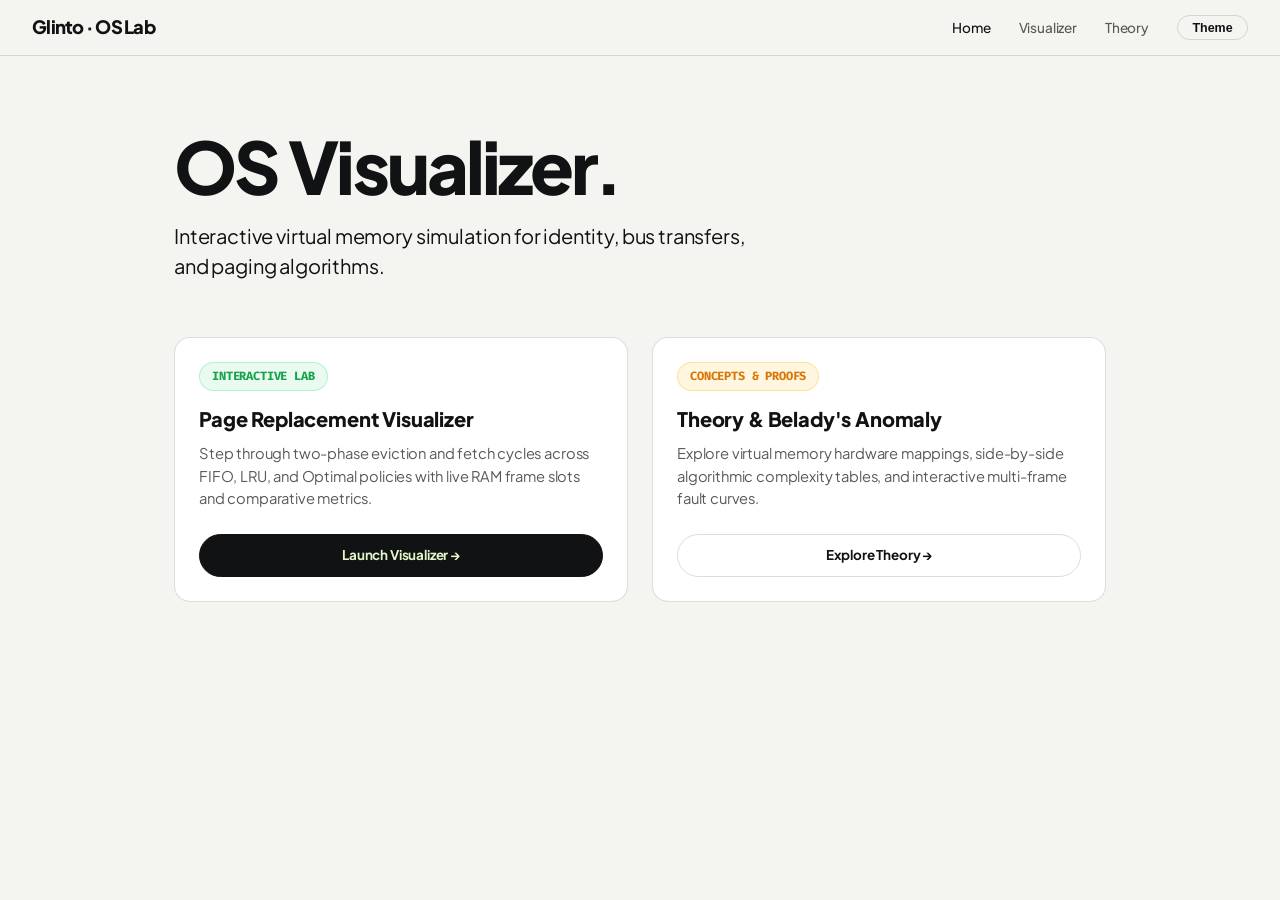
<file: index.html>
<!DOCTYPE html>
<html lang="en" data-theme="dark">
<head>
  <meta charset="UTF-8">
  <meta name="viewport" content="width=device-width, initial-scale=1.0">
  <title>Glinto · OS Concept Visualization Suite</title>
  <link rel="stylesheet" href="./assets/css/global.css">
  <link rel="stylesheet" href="./assets/css/glinto-theme.css">
  <link rel="preconnect" href="https://fonts.googleapis.com">
  <link rel="preconnect" href="https://fonts.gstatic.com" crossorigin>
  <link href="https://fonts.googleapis.com/css2?family=Fira+Code:wght@500;600;700&family=Plus+Jakarta+Sans:wght@400;500;600;700;800&display=swap" rel="stylesheet">
</head>
<body>
  <header class="glinto-nav">
    <div class="glinto-logo">Glinto · OS Lab</div>
    <nav class="glinto-links">
      <a href="./index.html" class="active">Home</a>
      <a href="./pages/replacement.html">Visualizer</a>
      <a href="./pages/about.html">Theory</a>
      <button id="theme-toggle" class="editorial-btn editorial-btn-secondary" style="padding: 0.3rem 0.9rem; font-size: 0.78rem;">Theme</button>
    </nav>
  </header>

  <main class="page-container" style="max-width: 980px; padding-top: 4.5rem;">
    <div style="margin-bottom: 3.5rem;">
      <h1 style="font-size: clamp(2.8rem, 6vw, 4.5rem); font-weight: 800; letter-spacing: -0.04em; line-height: 1.05; color: var(--accent-lime); margin-bottom: 1.1rem;">
        OS Visualizer.
      </h1>
      <p style="color: var(--text-primary); font-size: 1.25rem; max-width: 580px; line-height: 1.5; font-weight: 400;">
        Interactive virtual memory simulation for identity, bus transfers, and paging algorithms.
      </p>
    </div>

    <div style="display: grid; grid-template-columns: repeat(auto-fit, minmax(300px, 1fr)); gap: 1.5rem;">
      <div class="editorial-card" style="display: flex; flex-direction: column; justify-content: space-between; gap: 1.5rem;">
        <div>
          <span class="badge badge-hit" style="display: inline-block; margin-bottom: 0.75rem;">INTERACTIVE LAB</span>
          <h3 style="font-size: 1.25rem; font-weight: 800; margin-bottom: 0.5rem;">Page Replacement Visualizer</h3>
          <p style="color: var(--text-muted); font-size: 0.92rem;">
            Step through two-phase eviction and fetch cycles across FIFO, LRU, and Optimal policies with live RAM frame slots and comparative metrics.
          </p>
        </div>
        <a href="./pages/replacement.html" class="editorial-btn" style="width: 100%;">Launch Visualizer &rarr;</a>
      </div>

      <div class="editorial-card" style="display: flex; flex-direction: column; justify-content: space-between; gap: 1.5rem;">
        <div>
          <span class="badge badge-evict" style="display: inline-block; margin-bottom: 0.75rem;">CONCEPTS & PROOFS</span>
          <h3 style="font-size: 1.25rem; font-weight: 800; margin-bottom: 0.5rem;">Theory & Belady's Anomaly</h3>
          <p style="color: var(--text-muted); font-size: 0.92rem;">
            Explore virtual memory hardware mappings, side-by-side algorithmic complexity tables, and interactive multi-frame fault curves.
          </p>
        </div>
        <a href="./pages/about.html" class="editorial-btn editorial-btn-secondary" style="width: 100%;">Explore Theory &rarr;</a>
      </div>
    </div>
  </main>

  <script src="./assets/js/theme.js"></script>
</body>
</html>
</file>
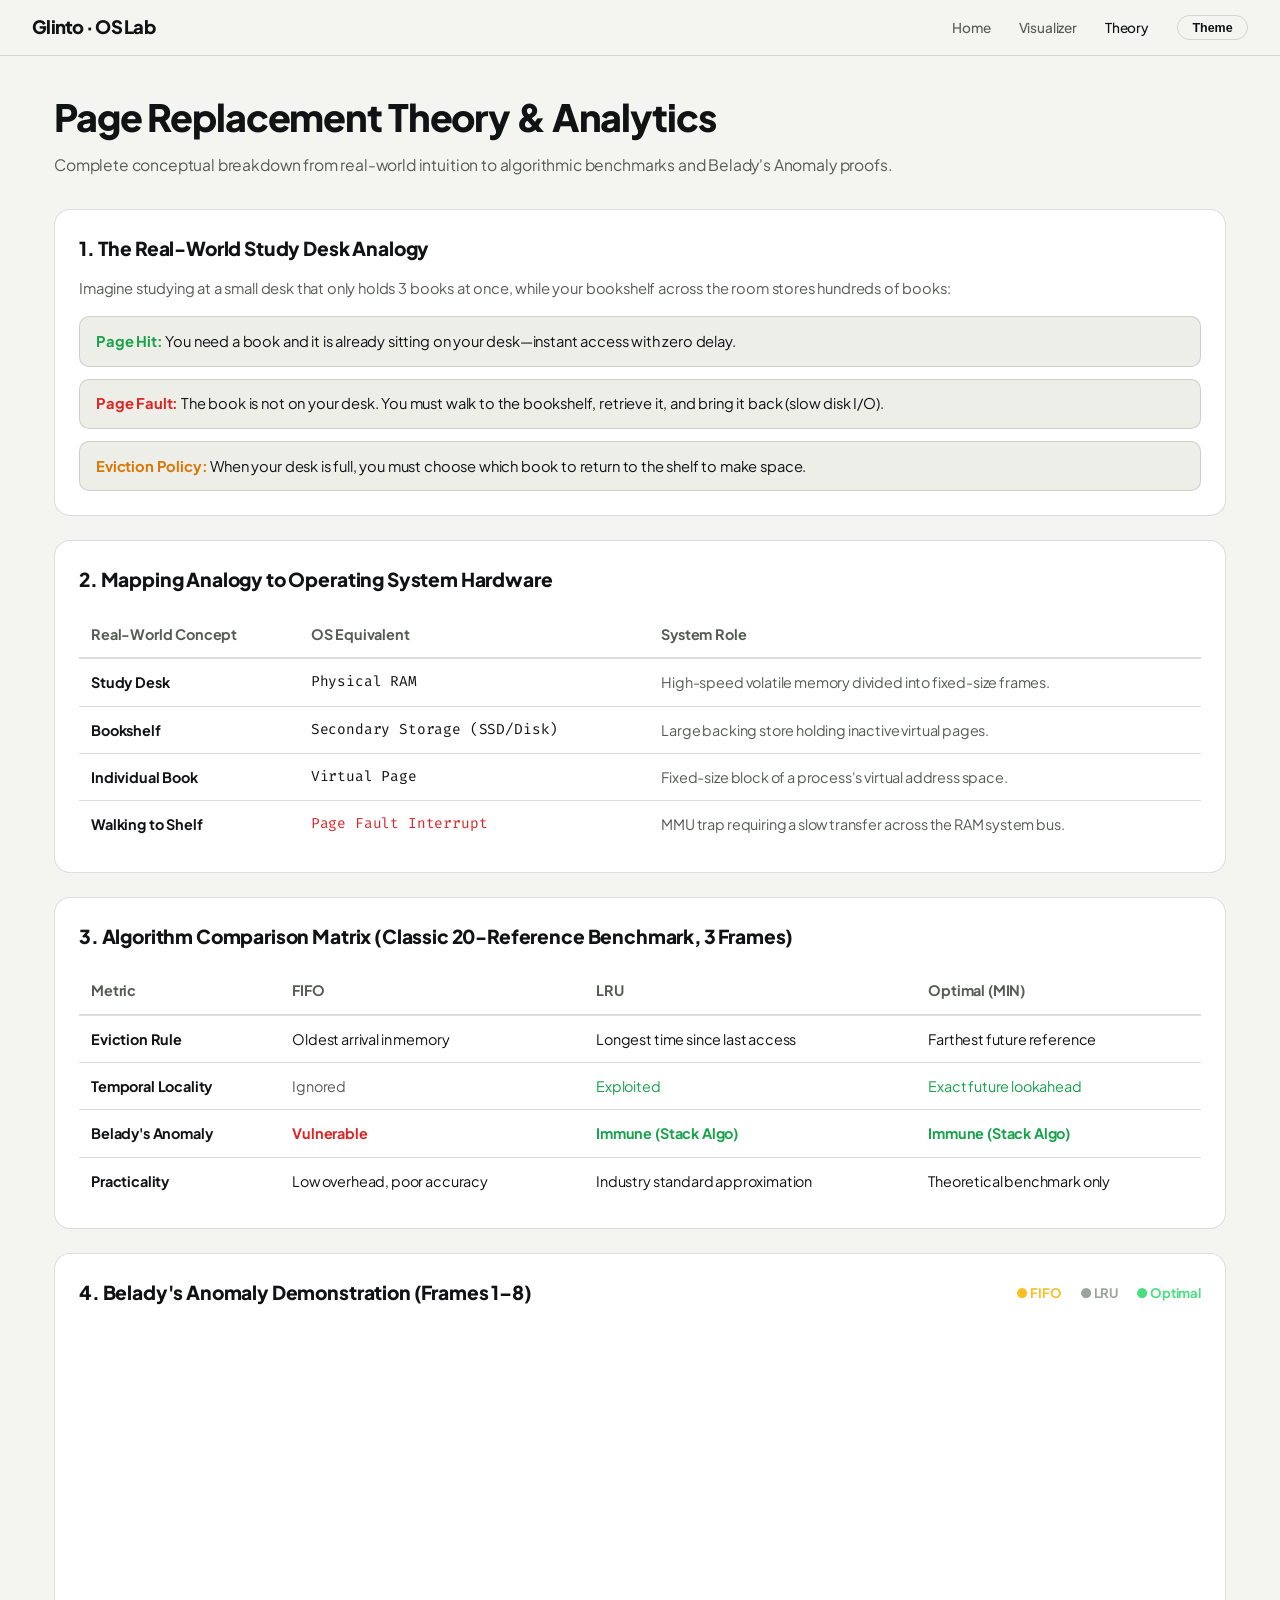
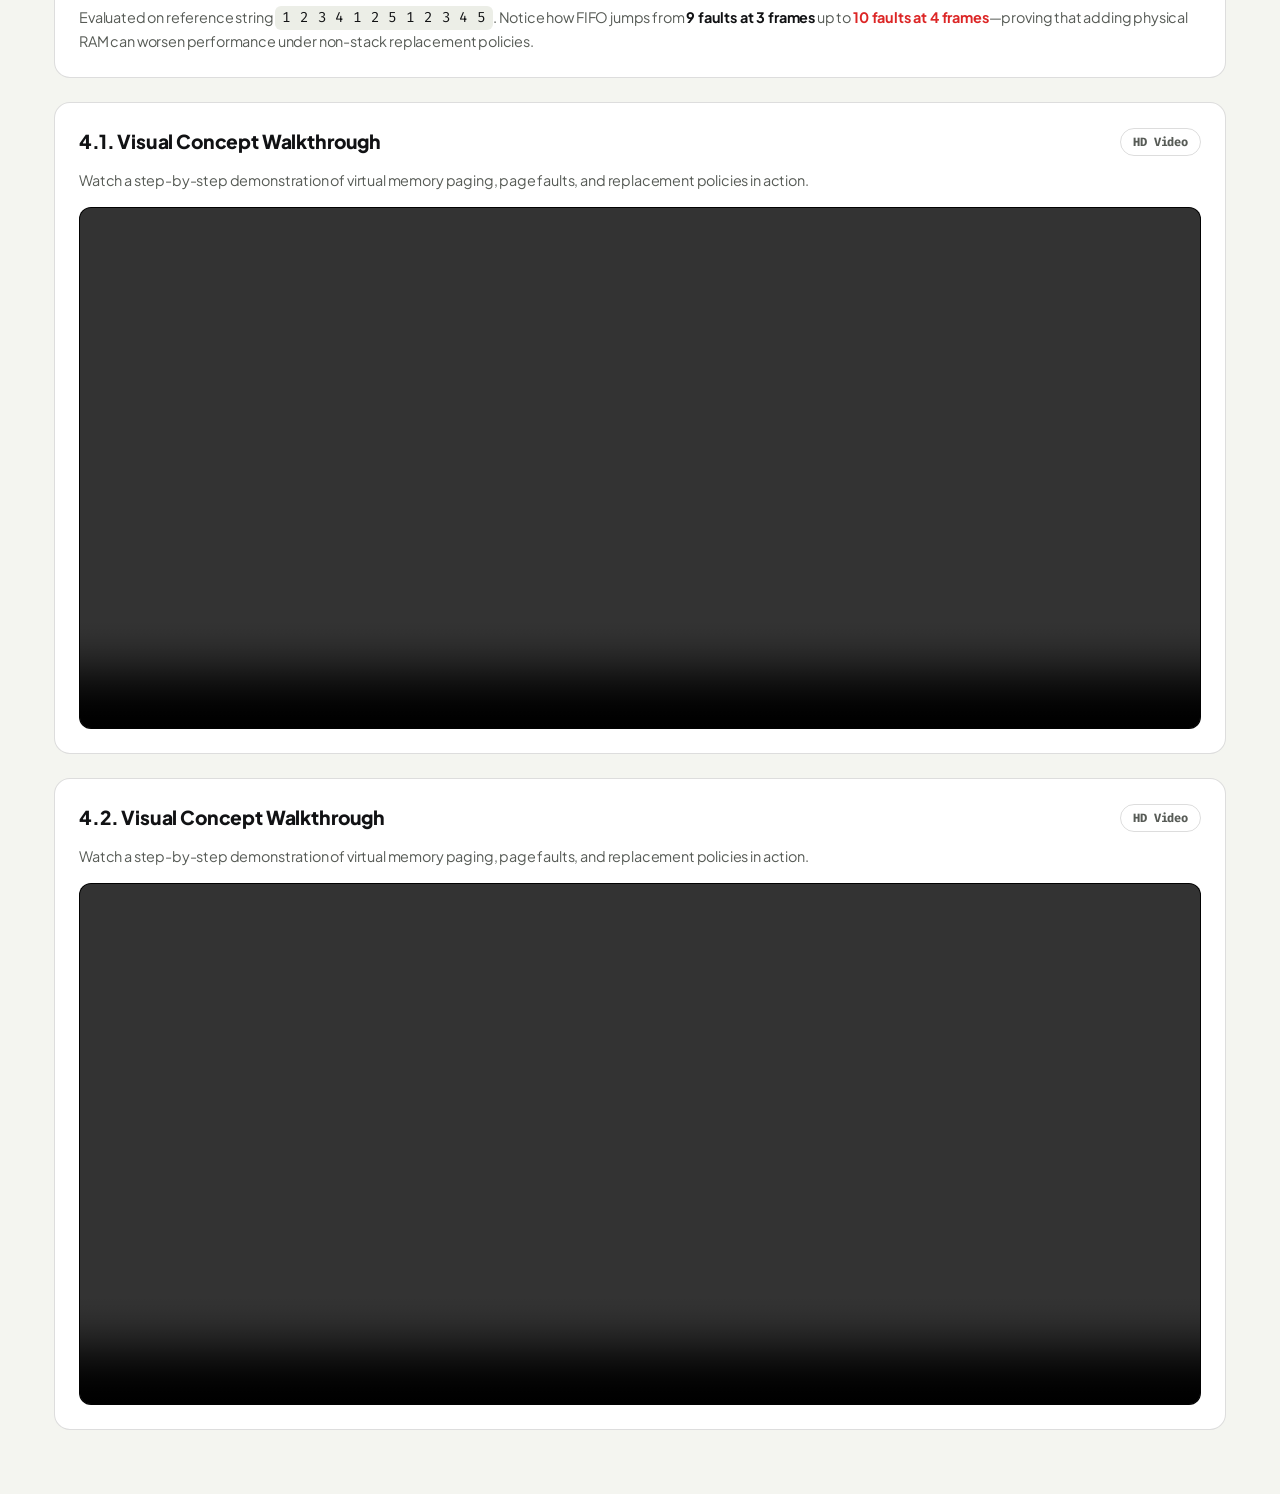
<file: pages/about.html>
<!DOCTYPE html>
<html lang="en" data-theme="dark">
<head>
  <meta charset="UTF-8">
  <meta name="viewport" content="width=device-width, initial-scale=1.0">
  <title>Page Replacement Theory | OS Lab</title>
  <link rel="preconnect" href="https://fonts.googleapis.com">
  <link rel="preconnect" href="https://fonts.gstatic.com" crossorigin>
  <link href="https://fonts.googleapis.com/css2?family=Fira+Code:wght@500;600;700&family=Plus+Jakarta+Sans:wght@400;500;600;700;800&display=swap" rel="stylesheet">
  <link rel="stylesheet" href="../assets/css/global.css">
  <link rel="stylesheet" href="../assets/css/glinto-theme.css">
  <link rel="stylesheet" href="../assets/css/visualizer.css">
</head>
<body>
  <header class="glinto-nav">
    <div class="glinto-logo">Glinto · OS Lab</div>
    <nav class="glinto-links">
      <a href="../index.html">Home</a>
      <a href="./replacement.html">Visualizer</a>
      <a href="./about.html" class="active">Theory</a>
      <button id="theme-toggle" class="editorial-btn editorial-btn-secondary" style="padding: 0.3rem 0.9rem; font-size: 0.78rem;">Theme</button>
    </nav>
  </header>

  <main class="page-container">
    <div style="margin-bottom: 2rem;">
      <h1 style="font-size: 2.35rem; font-weight: 800; letter-spacing: -0.03em; margin-bottom: 0.4rem; color: var(--accent-lime);">
        Page Replacement Theory & Analytics
      </h1>
      <p style="color: var(--text-muted); font-size: 0.98rem;">
        Complete conceptual breakdown from real-world intuition to algorithmic benchmarks and Belady's Anomaly proofs.
      </p>
    </div>

    <!-- Section 1: Real-World Analogy -->
    <section class="editorial-card" style="margin-bottom: 1.5rem;">
      <h2 style="font-size: 1.2rem; font-weight: 800; margin-bottom: 0.85rem; color: var(--accent-lime);">
        1. The Real-World Study Desk Analogy
      </h2>
      <p style="color: var(--text-muted); font-size: 0.92rem; margin-bottom: 1rem;">
        Imagine studying at a small desk that only holds 3 books at once, while your bookshelf across the room stores hundreds of books:
      </p>
      <ul style="list-style: none; display: flex; flex-direction: column; gap: 0.75rem; font-size: 0.92rem;">
        <li style="padding: 0.8rem 1rem; background: var(--bg-surface-alt); border: 1px solid var(--border-color); border-radius: 10px;">
          <strong style="color: var(--accent-green);">Page Hit:</strong> You need a book and it is already sitting on your desk—instant access with zero delay.
        </li>
        <li style="padding: 0.8rem 1rem; background: var(--bg-surface-alt); border: 1px solid var(--border-color); border-radius: 10px;">
          <strong style="color: var(--accent-red);">Page Fault:</strong> The book is not on your desk. You must walk to the bookshelf, retrieve it, and bring it back (slow disk I/O).
        </li>
        <li style="padding: 0.8rem 1rem; background: var(--bg-surface-alt); border: 1px solid var(--border-color); border-radius: 10px;">
          <strong style="color: var(--accent-amber);">Eviction Policy:</strong> When your desk is full, you must choose which book to return to the shelf to make space.
        </li>
      </ul>
    </section>

    <!-- Section 2: Hardware Mapping -->
    <section class="editorial-card" style="margin-bottom: 1.5rem;">
      <h2 style="font-size: 1.2rem; font-weight: 800; margin-bottom: 1rem; color: var(--accent-lime);">
        2. Mapping Analogy to Operating System Hardware
      </h2>
      <div style="overflow-x: auto;">
        <table style="width: 100%; border-collapse: collapse; font-size: 0.9rem; text-align: left;">
          <thead>
            <tr style="border-bottom: 2px solid var(--border-color); color: var(--text-muted);">
              <th style="padding: 0.75rem;">Real-World Concept</th>
              <th style="padding: 0.75rem;">OS Equivalent</th>
              <th style="padding: 0.75rem;">System Role</th>
            </tr>
          </thead>
          <tbody>
            <tr style="border-bottom: 1px solid var(--border-color);">
              <td style="padding: 0.75rem; font-weight: 700;">Study Desk</td>
              <td style="padding: 0.75rem; font-family: var(--font-mono); color: var(--accent-lime);">Physical RAM</td>
              <td style="padding: 0.75rem; color: var(--text-muted);">High-speed volatile memory divided into fixed-size frames.</td>
            </tr>
            <tr style="border-bottom: 1px solid var(--border-color);">
              <td style="padding: 0.75rem; font-weight: 700;">Bookshelf</td>
              <td style="padding: 0.75rem; font-family: var(--font-mono); color: var(--accent-lime);">Secondary Storage (SSD/Disk)</td>
              <td style="padding: 0.75rem; color: var(--text-muted);">Large backing store holding inactive virtual pages.</td>
            </tr>
            <tr style="border-bottom: 1px solid var(--border-color);">
              <td style="padding: 0.75rem; font-weight: 700;">Individual Book</td>
              <td style="padding: 0.75rem; font-family: var(--font-mono); color: var(--accent-lime);">Virtual Page</td>
              <td style="padding: 0.75rem; color: var(--text-muted);">Fixed-size block of a process's virtual address space.</td>
            </tr>
            <tr>
              <td style="padding: 0.75rem; font-weight: 700;">Walking to Shelf</td>
              <td style="padding: 0.75rem; font-family: var(--font-mono); color: var(--accent-red);">Page Fault Interrupt</td>
              <td style="padding: 0.75rem; color: var(--text-muted);">MMU trap requiring a slow transfer across the RAM system bus.</td>
            </tr>
          </tbody>
        </table>
      </div>
    </section>

    <!-- Section 3: Algorithm Comparison Matrix -->
    <section class="editorial-card" style="margin-bottom: 1.5rem;">
      <h2 style="font-size: 1.2rem; font-weight: 800; margin-bottom: 1rem; color: var(--accent-lime);">
        3. Algorithm Comparison Matrix (Classic 20-Reference Benchmark, 3 Frames)
      </h2>
      <div style="overflow-x: auto;">
        <table style="width: 100%; border-collapse: collapse; font-size: 0.9rem; text-align: left;">
          <thead>
            <tr style="border-bottom: 2px solid var(--border-color); color: var(--text-muted);">
              <th style="padding: 0.75rem;">Metric</th>
              <th style="padding: 0.75rem;">FIFO</th>
              <th style="padding: 0.75rem;">LRU</th>
              <th style="padding: 0.75rem;">Optimal (MIN)</th>
            </tr>
          </thead>
          <tbody>
            <tr style="border-bottom: 1px solid var(--border-color);">
              <td style="padding: 0.75rem; font-weight: 700;">Eviction Rule</td>
              <td style="padding: 0.75rem;">Oldest arrival in memory</td>
              <td style="padding: 0.75rem;">Longest time since last access</td>
              <td style="padding: 0.75rem;">Farthest future reference</td>
            </tr>
            <tr style="border-bottom: 1px solid var(--border-color);">
              <td style="padding: 0.75rem; font-weight: 700;">Temporal Locality</td>
              <td style="padding: 0.75rem; color: var(--text-muted);">Ignored</td>
              <td style="padding: 0.75rem; color: var(--accent-green);">Exploited</td>
              <td style="padding: 0.75rem; color: var(--accent-green);">Exact future lookahead</td>
            </tr>
            <tr style="border-bottom: 1px solid var(--border-color);">
              <td style="padding: 0.75rem; font-weight: 700;">Belady's Anomaly</td>
              <td style="padding: 0.75rem; color: var(--accent-red); font-weight: 700;">Vulnerable</td>
              <td style="padding: 0.75rem; color: var(--accent-green); font-weight: 700;">Immune (Stack Algo)</td>
              <td style="padding: 0.75rem; color: var(--accent-green); font-weight: 700;">Immune (Stack Algo)</td>
            </tr>
            <tr>
              <td style="padding: 0.75rem; font-weight: 700;">Practicality</td>
              <td style="padding: 0.75rem;">Low overhead, poor accuracy</td>
              <td style="padding: 0.75rem;">Industry standard approximation</td>
              <td style="padding: 0.75rem;">Theoretical benchmark only</td>
            </tr>
          </tbody>
        </table>
      </div>
    </section>

    <!-- Section 4: Belady's Anomaly Demonstration -->
    <section class="editorial-card">
      <div style="display: flex; justify-content: space-between; align-items: center; flex-wrap: wrap; gap: 0.75rem; margin-bottom: 0.75rem;">
        <h2 style="font-size: 1.2rem; font-weight: 800; color: var(--accent-lime);">
          4. Belady's Anomaly Demonstration (Frames 1–8)
        </h2>
        <div style="display: flex; gap: 1.15rem; font-size: 0.82rem; font-weight: 700;">
          <span style="color: #fbbf24;">● FIFO</span>
          <span style="color: #9ca39e;">● LRU</span>
          <span style="color: #4ade80;">● Optimal</span>
        </div>
      </div>

      <div class="chart-canvas-wrapper" style="height: 270px; margin-bottom: 1rem;">
        <canvas id="belady-theory-chart"></canvas>
      </div>

      <p style="color: var(--text-muted); font-size: 0.9rem; line-height: 1.6;">
        Evaluated on reference string <code style="font-family: var(--font-mono); color: var(--accent-lime); background: var(--bg-surface-alt); padding: 0.15rem 0.45rem; border-radius: 6px;">1 2 3 4 1 2 5 1 2 3 4 5</code>. Notice how FIFO jumps from <strong style="color: var(--text-primary);">9 faults at 3 frames</strong> up to <strong style="color: var(--accent-red);">10 faults at 4 frames</strong>—proving that adding physical RAM can worsen performance under non-stack replacement policies.
      </p>
    </section>

    <!-- Section 5: Video Walkthrough -->


     <section class="editorial-card" style="margin-top: 1.5rem;">
      <div style="display: flex; justify-content: space-between; align-items: center; flex-wrap: wrap; gap: 0.5rem; margin-bottom: 0.75rem;">
        <h2 style="font-size: 1.2rem; font-weight: 800; color: var(--accent-lime);">
          4.1. Visual Concept Walkthrough
        </h2>
        <span class="badge">HD Video</span>
      </div>

      <p style="color: var(--text-muted); font-size: 0.9rem; margin-bottom: 1rem;">
        Watch a step-by-step demonstration of virtual memory paging, page faults, and replacement policies in action.
      </p>

      <div style="width: 100%; border-radius: 12px; overflow: hidden; border: 1px solid var(--border-color); background: #000;">
        <video
          id="theory-video-player"
          controls
          preload="metadata"
          style="width: 100%; max-height: 520px; display: block;"
        >
          <!-- CHANGE THE VIDEO FILENAME HERE -->
          <source src="../Video_1.mp4" type="video/mp4">
          Your browser does not support the HTML5 video tag.
        </video>
      </div>
    </section>

    <section class="editorial-card" style="margin-top: 1.5rem;">
      <div style="display: flex; justify-content: space-between; align-items: center; flex-wrap: wrap; gap: 0.5rem; margin-bottom: 0.75rem;">
        <h2 style="font-size: 1.2rem; font-weight: 800; color: var(--accent-lime);">
          4.2. Visual Concept Walkthrough
        </h2>
        <span class="badge">HD Video</span>
      </div>

      <p style="color: var(--text-muted); font-size: 0.9rem; margin-bottom: 1rem;">
        Watch a step-by-step demonstration of virtual memory paging, page faults, and replacement policies in action.
      </p>

      <div style="width: 100%; border-radius: 12px; overflow: hidden; border: 1px solid var(--border-color); background: #000;">
        <video
          id="theory-video-player"
          controls
          preload="metadata"
          style="width: 100%; max-height: 520px; display: block;"
        >
          <!-- CHANGE THE VIDEO FILENAME HERE -->
          <source src="../Video_2.mp4" type="video/mp4">
          Your browser does not support the HTML5 video tag.
        </video>
      </div>
    </section>

  </main>

  <script type="module">
    import { renderBeladyComparisonChart } from '../assets/js/live-graph.js';

    const beladyRef = [1, 2, 3, 4, 1, 2, 5, 1, 2, 3, 4, 5];

    function drawChart() {
      renderBeladyComparisonChart('belady-theory-chart', beladyRef, 4, 'faults');
    }

    document.addEventListener('DOMContentLoaded', drawChart);
    window.addEventListener('resize', drawChart);
    window.addEventListener('themeChanged', drawChart);
  </script>
  <script src="../assets/js/theme.js"></script>
</body>
</html>
</file>
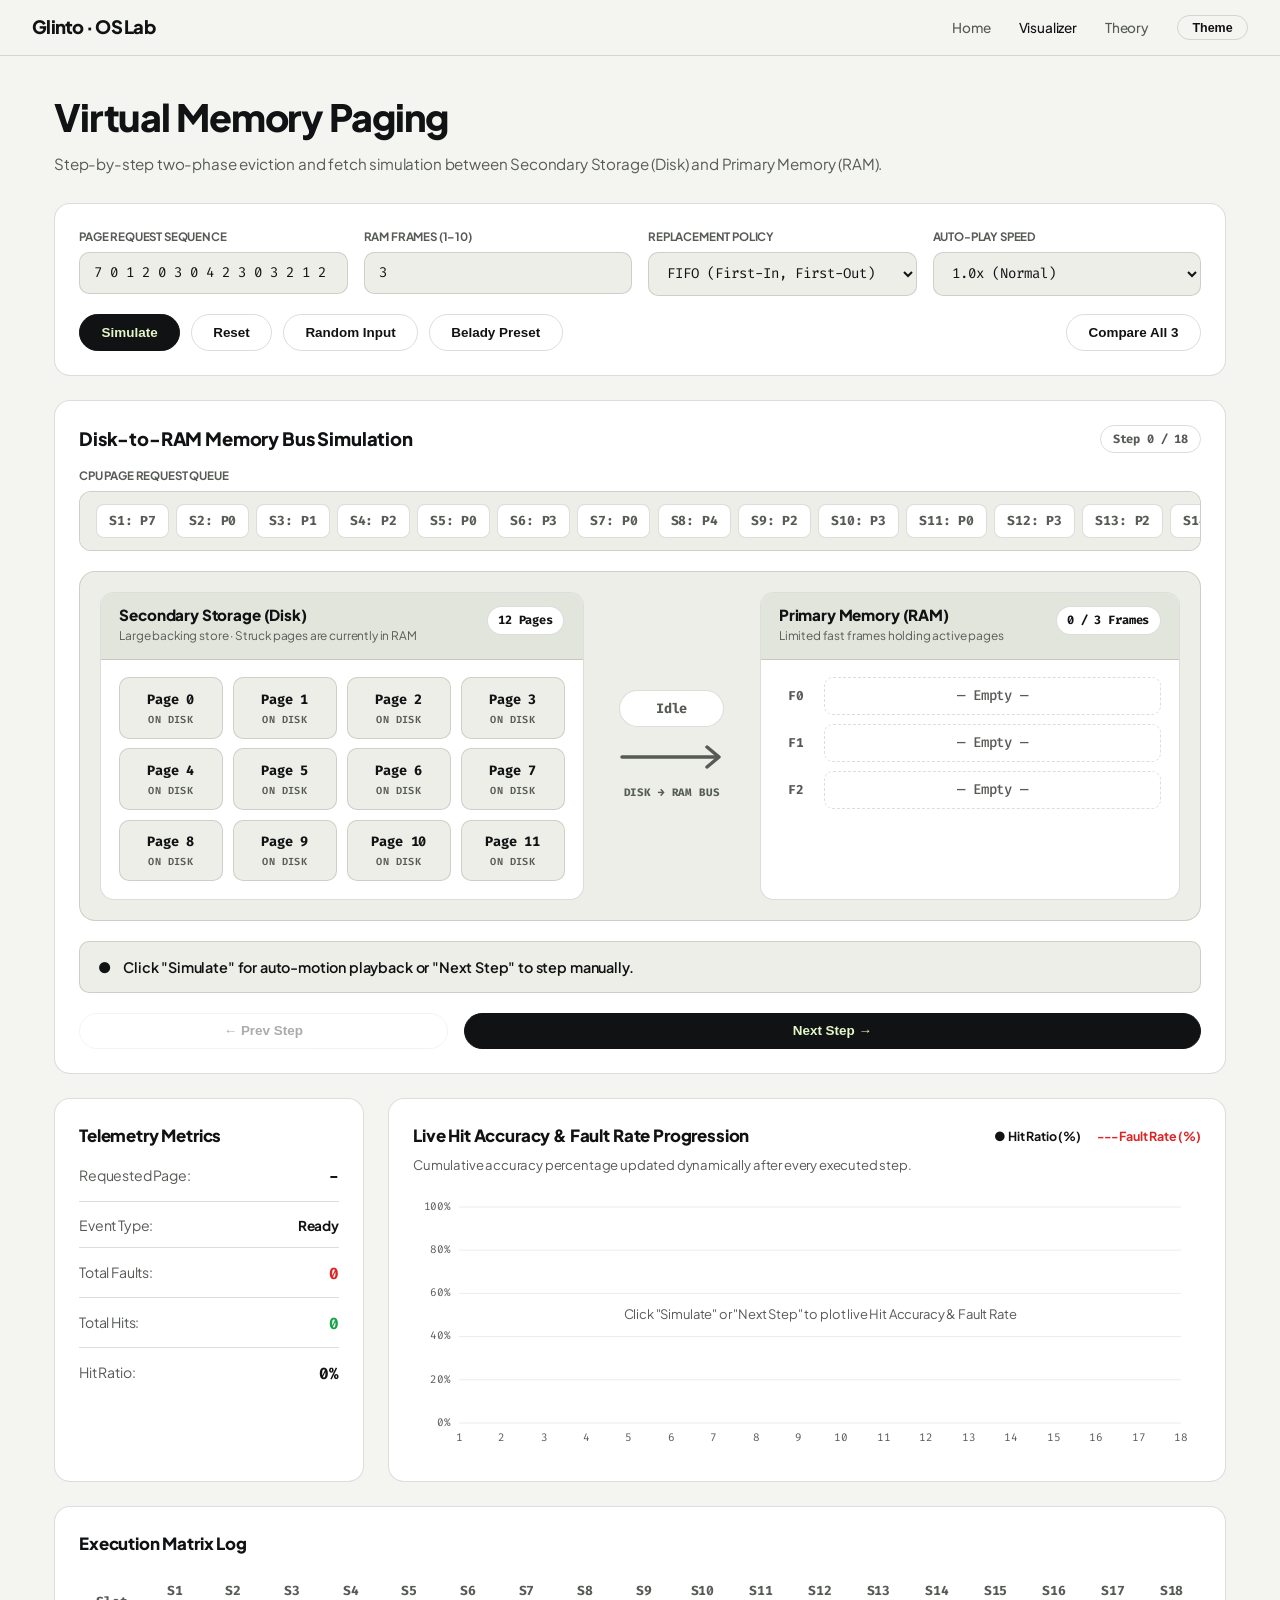
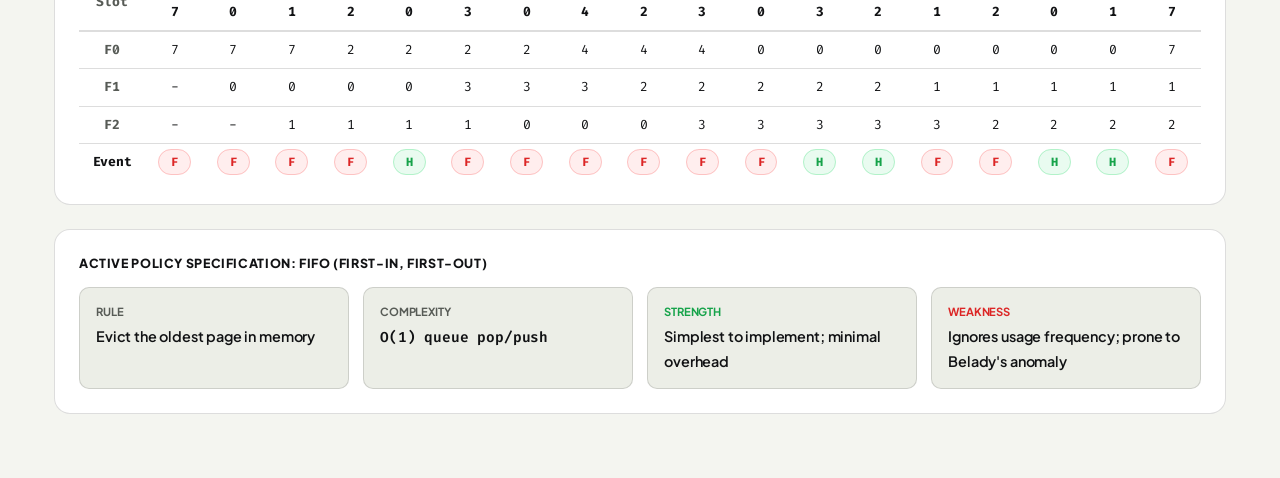
<file: pages/replacement.html>
<!DOCTYPE html>
<html lang="en" data-theme="dark">
<head>
  <meta charset="UTF-8">
  <meta name="viewport" content="width=device-width, initial-scale=1.0">
  <title>Page Replacement Visualizer | OS Lab</title>
  <link rel="preconnect" href="https://fonts.googleapis.com">
  <link rel="preconnect" href="https://fonts.gstatic.com" crossorigin>
  <link href="https://fonts.googleapis.com/css2?family=Fira+Code:wght@500;600;700&family=Plus+Jakarta+Sans:wght@400;500;600;700;800&display=swap" rel="stylesheet">
  <link rel="stylesheet" href="../assets/css/global.css">
  <link rel="stylesheet" href="../assets/css/glinto-theme.css">
  <link rel="stylesheet" href="../assets/css/visualizer.css">
</head>
<body>
  <header class="glinto-nav">
    <div class="glinto-logo">Glinto · OS Lab</div>
    <nav class="glinto-links">
      <a href="../index.html">Home</a>
      <a href="./replacement.html" class="active">Visualizer</a>
      <a href="./about.html">Theory</a>
      <button id="theme-toggle" class="editorial-btn editorial-btn-secondary" style="padding: 0.3rem 0.9rem; font-size: 0.78rem;">Theme</button>
    </nav>
  </header>

  <main class="page-container">
    <div style="margin-bottom: 1.75rem;">
      <h1 style="font-size: 2.35rem; font-weight: 800; letter-spacing: -0.03em; margin-bottom: 0.35rem; color: var(--accent-lime);">Virtual Memory Paging</h1>
      <p style="color: var(--text-muted); font-size: 0.95rem;">
        Step-by-step two-phase eviction and fetch simulation between Secondary Storage (Disk) and Primary Memory (RAM).
      </p>
    </div>

    <!-- Controls Bar -->
    <div class="editorial-card" style="margin-bottom: 1.5rem;">
      <div style="display: grid; grid-template-columns: repeat(auto-fit, minmax(170px, 1fr)); gap: 1rem; margin-bottom: 1.15rem;">
        <div>
          <label style="font-size: 0.72rem; color: var(--text-muted); font-weight: 700; text-transform: uppercase; display: block; margin-bottom: 0.35rem;">Page Request Sequence</label>
          <input type="text" id="ref-string" class="control-input" value="7 0 1 2 0 3 0 4 2 3 0 3 2 1 2 0 1 7">
        </div>
        <div>
          <label style="font-size: 0.72rem; color: var(--text-muted); font-weight: 700; text-transform: uppercase; display: block; margin-bottom: 0.35rem;">RAM Frames (1–10)</label>
          <input type="number" id="frame-count" class="control-input" min="1" max="10" value="3">
        </div>
        <div>
          <label style="font-size: 0.72rem; color: var(--text-muted); font-weight: 700; text-transform: uppercase; display: block; margin-bottom: 0.35rem;">Replacement Policy</label>
          <select id="algo-select" class="control-input">
            <option value="FIFO">FIFO (First-In, First-Out)</option>
            <option value="LRU">LRU (Least Recently Used)</option>
            <option value="OPTIMAL">Optimal (MIN)</option>
          </select>
        </div>
        <div>
          <label style="font-size: 0.72rem; color: var(--text-muted); font-weight: 700; text-transform: uppercase; display: block; margin-bottom: 0.35rem;">Auto-Play Speed</label>
          <select id="speed-select" class="control-input">
            <option value="1150">0.75x (Slow)</option>
            <option value="750" selected>1.0x (Normal)</option>
            <option value="380">2.0x (Fast)</option>
          </select>
        </div>
      </div>

      <div style="display: flex; gap: 0.65rem; flex-wrap: wrap; align-items: center;">
        <button id="simulate-btn" class="editorial-btn">Simulate</button>
        <button id="init-btn" class="editorial-btn editorial-btn-secondary">Reset</button>
        <button id="random-btn" class="editorial-btn editorial-btn-secondary">Random Input</button>
        <button id="preset-btn" class="editorial-btn editorial-btn-secondary">Belady Preset</button>
        <button id="compare-all-btn" class="editorial-btn editorial-btn-secondary" style="margin-left: auto;">Compare All 3</button>
      </div>
    </div>

    <!-- Single-Algorithm Stage Wrapper (Hidden when "Compare All 3" is active) -->
    <div id="single-sim-stage">
      <!-- Main Dual-Memory Architecture Stage -->
      <div class="editorial-card" style="margin-bottom: 1.5rem;">
        <div style="display: flex; justify-content: space-between; align-items: center; margin-bottom: 0.85rem;">
          <h3 style="font-size: 1.15rem; font-weight: 800;">Disk-to-RAM Memory Bus Simulation</h3>
          <span id="step-indicator" class="badge">Step 0 / 18</span>
        </div>

        <span style="font-size: 0.72rem; color: var(--text-muted); text-transform: uppercase; font-weight: 700; display: block; margin-bottom: 0.4rem;">CPU Page Request Queue</span>
        <div id="ref-sequence-strip" class="ref-sequence-strip"></div>

        <!-- Left: Secondary Storage (Disk) | Center: Reversing Bus Arrow | Right: Primary Memory (RAM) -->
        <div class="hardware-bus-stage">
          <div class="hw-panel">
            <div class="hw-panel-header">
              <div class="hw-title-group">
                <h4>Secondary Storage (Disk)</h4>
                <p>Large backing store · Struck pages are currently in RAM</p>
              </div>
              <span id="disk-count-badge" class="capacity-pill">12 Pages</span>
            </div>
            <div class="hw-panel-body">
              <div id="disk-pages-grid" class="disk-pages-grid"></div>
            </div>
          </div>

          <div class="bus-transfer-zone">
            <div id="flying-page-pill" class="flying-page-pill">Idle</div>
            <svg id="bus-arrow-svg" class="bus-arrow-svg" width="116" height="44" viewBox="0 0 116 44" fill="none" xmlns="http://www.w3.org/2000/svg">
              <path id="bus-arrow-shaft" d="M8 22 H104" stroke="currentColor" stroke-width="3.5" stroke-linecap="round"/>
              <path id="bus-arrow-head" d="M93 12 L105 22 L93 32" stroke="currentColor" stroke-width="3.5" stroke-linecap="round" stroke-linejoin="round"/>
            </svg>
            <span id="bus-direction-label" class="bus-direction-label">Disk &rarr; RAM Bus</span>
          </div>

          <div class="hw-panel">
            <div class="hw-panel-header">
              <div class="hw-title-group">
                <h4>Primary Memory (RAM)</h4>
                <p>Limited fast frames holding active pages</p>
              </div>
              <span id="ram-occupancy-badge" class="capacity-pill">0 / 3 Frames</span>
            </div>
            <div class="hw-panel-body">
              <div id="ram-slots-stack" class="ram-slots-stack"></div>
            </div>
          </div>
        </div>

        <!-- Status Toast Banner -->
        <div id="status-banner" class="status-banner">
          <span>●</span>
          <span id="status-text">Ready to begin simulation sequence.</span>
        </div>

        <!-- Step Navigation Buttons -->
        <div style="display: grid; grid-template-columns: 1fr 2fr; gap: 1rem;">
          <button id="prev-step-btn" class="editorial-btn editorial-btn-secondary" disabled>&larr; Prev Step</button>
          <button id="next-step-btn" class="editorial-btn">Next Step &rarr;</button>
        </div>
      </div>

      <!-- Telemetry & Live Hit Accuracy Graph (Visible during single simulation, hidden in Compare All 3) -->
      <div class="telemetry-graph-grid" style="margin-bottom: 1.5rem;">
        <div class="editorial-card">
          <h3 style="font-size: 1.05rem; font-weight: 800; margin-bottom: 1rem;">Telemetry Metrics</h3>
          <div style="display: flex; flex-direction: column; gap: 0.85rem;">
            <div style="display: flex; justify-content: space-between; padding-bottom: 0.65rem; border-bottom: 1px solid var(--border-color);">
              <span style="color: var(--text-muted); font-size: 0.88rem;">Requested Page:</span>
              <span id="tele-request" style="font-family: var(--font-mono); font-weight: 700;">-</span>
            </div>
            <div style="display: flex; justify-content: space-between; padding-bottom: 0.65rem; border-bottom: 1px solid var(--border-color);">
              <span style="color: var(--text-muted); font-size: 0.88rem;">Event Type:</span>
              <span id="tele-status" style="font-weight: 700; font-size: 0.85rem;">Ready</span>
            </div>
            <div style="display: flex; justify-content: space-between; padding-bottom: 0.65rem; border-bottom: 1px solid var(--border-color);">
              <span style="color: var(--text-muted); font-size: 0.88rem;">Total Faults:</span>
              <span id="tele-faults" style="font-family: var(--font-mono); font-weight: 700; color: var(--accent-red);">0</span>
            </div>
            <div style="display: flex; justify-content: space-between; padding-bottom: 0.65rem; border-bottom: 1px solid var(--border-color);">
              <span style="color: var(--text-muted); font-size: 0.88rem;">Total Hits:</span>
              <span id="tele-hits" style="font-family: var(--font-mono); font-weight: 700; color: var(--accent-green);">0</span>
            </div>
            <div style="display: flex; justify-content: space-between;">
              <span style="color: var(--text-muted); font-size: 0.88rem;">Hit Ratio:</span>
              <span id="tele-ratio" style="font-family: var(--font-mono); font-weight: 800; color: var(--accent-lime);">0%</span>
            </div>
          </div>
        </div>

        <div class="editorial-card">
          <div style="display: flex; justify-content: space-between; align-items: center; margin-bottom: 0.35rem; flex-wrap: wrap; gap: 0.5rem;">
            <h3 style="font-size: 1.05rem; font-weight: 800;">Live Hit Accuracy & Fault Rate Progression</h3>
            <div style="display: flex; gap: 1rem; font-size: 0.78rem; font-weight: 700;">
              <span style="color: var(--accent-lime);">● Hit Ratio (%)</span>
              <span style="color: var(--accent-red);">--- Fault Rate (%)</span>
            </div>
          </div>
          <p style="color: var(--text-muted); font-size: 0.82rem; margin-bottom: 0.75rem;">
            Cumulative accuracy percentage updated dynamically after every executed step.
          </p>
          <div class="chart-canvas-wrapper">
            <canvas id="accuracy-chart"></canvas>
          </div>
        </div>
      </div>

      <!-- Execution Matrix Log -->
      <div class="editorial-card" style="margin-bottom: 1.5rem;">
        <h3 style="font-size: 1.05rem; font-weight: 800; margin-bottom: 1rem;">Execution Matrix Log</h3>
        <div id="matrix-container" style="overflow-x: auto;"></div>
      </div>

      <!-- Active Algorithm Rule / Complexity / Strength / Weakness -->
      <div class="editorial-card">
        <div style="font-size: 0.78rem; font-weight: 800; text-transform: uppercase; letter-spacing: 0.05em; color: var(--accent-lime); margin-bottom: 0.85rem;" id="algo-spec-header">
          Active Policy Specification: FIFO (First-In, First-Out)
        </div>
        <div style="display: grid; grid-template-columns: repeat(auto-fit, minmax(220px, 1fr)); gap: 0.9rem;">
          <div style="padding: 0.9rem 1rem; background: var(--bg-surface-alt); border: 1px solid var(--border-color); border-radius: 10px;">
            <span style="font-size: 0.7rem; font-weight: 700; text-transform: uppercase; color: var(--text-muted); display: block; margin-bottom: 0.25rem;">Rule</span>
            <span id="spec-rule" style="font-size: 0.9rem; font-weight: 600;">Evict the oldest page in memory</span>
          </div>
          <div style="padding: 0.9rem 1rem; background: var(--bg-surface-alt); border: 1px solid var(--border-color); border-radius: 10px;">
            <span style="font-size: 0.7rem; font-weight: 700; text-transform: uppercase; color: var(--text-muted); display: block; margin-bottom: 0.25rem;">Complexity</span>
            <span id="spec-complexity" style="font-size: 0.9rem; font-weight: 600; font-family: var(--font-mono);">O(1) queue pop/push</span>
          </div>
          <div style="padding: 0.9rem 1rem; background: var(--bg-surface-alt); border: 1px solid var(--border-color); border-radius: 10px;">
            <span style="font-size: 0.7rem; font-weight: 700; text-transform: uppercase; color: var(--accent-green); display: block; margin-bottom: 0.25rem;">Strength</span>
            <span id="spec-strength" style="font-size: 0.9rem; font-weight: 600;">Simplest to implement; minimal overhead</span>
          </div>
          <div style="padding: 0.9rem 1rem; background: var(--bg-surface-alt); border: 1px solid var(--border-color); border-radius: 10px;">
            <span style="font-size: 0.7rem; font-weight: 700; text-transform: uppercase; color: var(--accent-red); display: block; margin-bottom: 0.25rem;">Weakness</span>
            <span id="spec-weakness" style="font-size: 0.9rem; font-weight: 600;">Ignores usage frequency; prone to Belady's anomaly</span>
          </div>
        </div>
      </div>
    </div>

    <!-- Compare All 3 Algorithms Section (Replaces Single Stage when active) -->
    <div id="compare-all-section" class="editorial-card" style="display: none; margin-bottom: 1.5rem;">
      <div style="display: flex; justify-content: space-between; align-items: center; margin-bottom: 1.25rem; flex-wrap: wrap; gap: 0.5rem;">
        <div>
          <h3 style="font-size: 1.25rem; font-weight: 800; color: var(--accent-lime);">Algorithm Comparison</h3>
          <p style="color: var(--text-muted); font-size: 0.85rem;">Side-by-side fault & hit ratio evaluation across FIFO, LRU, and Optimal.</p>
        </div>
        <button id="close-compare-btn" class="editorial-btn editorial-btn-secondary" style="padding: 0.35rem 0.9rem; font-size: 0.78rem;">Back to Simulation</button>
      </div>

      <div id="compare-bars-container" style="display: flex; flex-direction: column; gap: 0.9rem; margin-bottom: 1.25rem;"></div>
      <div id="compare-analysis-box" style="padding: 0.9rem 1.1rem; background: var(--bg-surface-alt); border: 1px solid var(--border-color); border-radius: 10px; font-size: 0.9rem; margin-bottom: 1.25rem;"></div>

      <div style="overflow-x: auto; margin-bottom: 1.75rem;">
        <table style="width: 100%; border-collapse: collapse; font-size: 0.88rem; text-align: left;">
          <thead>
            <tr style="border-bottom: 2px solid var(--border-color); color: var(--text-muted);">
              <th style="padding: 0.7rem;">Algorithm</th>
              <th style="padding: 0.7rem;">Faults</th>
              <th style="padding: 0.7rem;">Hits</th>
              <th style="padding: 0.7rem;">Hit ratio</th>
              <th style="padding: 0.7rem;">Time per access</th>
            </tr>
          </thead>
          <tbody id="compare-table-body"></tbody>
        </table>
      </div>

      <div style="display: grid; grid-template-columns: repeat(auto-fit, minmax(340px, 1fr)); gap: 1.5rem;">
        <div style="padding: 1.15rem; background: var(--bg-surface-alt); border: 1px solid var(--border-color); border-radius: 12px;">
          <h4 style="font-size: 1rem; font-weight: 800; margin-bottom: 0.25rem;">Faults vs number of frames</h4>
          <p style="font-size: 0.78rem; color: var(--text-muted); margin-bottom: 0.75rem;">Runs every algorithm for 1 to 8 frames. A rising FIFO line reveals Belady's anomaly.</p>
          <div class="chart-canvas-wrapper" style="height: 250px;">
            <canvas id="compare-faults-chart"></canvas>
          </div>
          <div style="display: flex; gap: 1.25rem; margin-top: 0.6rem; font-size: 0.78rem; font-weight: 700;">
            <span style="color: #fbbf24;">■ FIFO</span>
            <span style="color: #9ca39e;">■ LRU</span>
            <span style="color: #4ade80;">■ Optimal</span>
          </div>
        </div>

        <div style="padding: 1.15rem; background: var(--bg-surface-alt); border: 1px solid var(--border-color); border-radius: 12px;">
          <h4 style="font-size: 1rem; font-weight: 800; margin-bottom: 0.25rem;">Hit ratio (%) vs number of frames</h4>
          <p style="font-size: 0.78rem; color: var(--text-muted); margin-bottom: 0.75rem;">Higher curves indicate better RAM cache efficiency as physical memory expands.</p>
          <div class="chart-canvas-wrapper" style="height: 250px;">
            <canvas id="compare-hitratio-chart"></canvas>
          </div>
          <div style="display: flex; gap: 1.25rem; margin-top: 0.6rem; font-size: 0.78rem; font-weight: 700;">
            <span style="color: #fbbf24;">■ FIFO</span>
            <span style="color: #9ca39e;">■ LRU</span>
            <span style="color: #4ade80;">■ Optimal</span>
          </div>
        </div>
      </div>
    </div>
  </main>

  <script type="module" src="../js/replacement/stepper.js"></script>
  <script src="../assets/js/theme.js"></script>
</body>
</html>
</file>
<file: assets/css/global.css>
:root {
  --bg-primary: #111214;
  --bg-surface: #18191c;
  --bg-surface-alt: #1f2125;
  --bg-slot: #26282d;
  --border-color: rgba(227, 246, 200, 0.14);
  --text-primary: #f4f5f0;
  --text-muted: #9ca39e;
  --accent-lime: #e3f6c8;
  --accent-lime-dark: #111214;
  --accent-green: #4ade80;
  --accent-red: #f87171;
  --accent-amber: #fbbf24;
  --font-sans: 'Plus Jakarta Sans', -apple-system, BlinkMacSystemFont, 'Segoe UI', sans-serif;
  --font-mono: 'Fira Code', ui-monospace, SFMono-Regular, Menlo, monospace;
}

[data-theme="light"] {
  --bg-primary: #f4f5f0;
  --bg-surface: #ffffff;
  --bg-surface-alt: #eceee7;
  --bg-slot: #e2e5dc;
  --border-color: rgba(17, 18, 20, 0.14);
  --text-primary: #111214;
  --text-muted: #575b56;
  --accent-lime: #111214;
  --accent-lime-dark: #e3f6c8;
  --accent-green: #16a34a;
  --accent-red: #dc2626;
  --accent-amber: #d97706;
}

*, *::before, *::after {
  box-sizing: border-box;
  margin: 0;
  padding: 0;
}

html, body {
  width: 100%;
  max-width: 100vw;
  overflow-x: hidden;
  font-family: var(--font-sans);
  background-color: var(--bg-primary);
  color: var(--text-primary);
  line-height: 1.55;
  letter-spacing: -0.01em;
  -webkit-font-smoothing: antialiased;
  transition: background-color 0.25s ease, color 0.25s ease;
}

a {
  text-decoration: none;
  color: inherit;
}
</file>
<file: assets/css/glinto-theme.css>
/* Compact Sticky Navigation Bar */
.glinto-nav {
  display: flex;
  justify-content: space-between;
  align-items: center;
  padding: 0.7rem 2rem;
  height: 56px;
  border-bottom: 1px solid var(--border-color);
  background-color: var(--bg-primary);
  position: sticky;
  top: 0;
  z-index: 100;
  transition: background-color 0.25s ease, border-color 0.25s ease;
}

.glinto-logo {
  font-weight: 800;
  font-size: 1.15rem;
  letter-spacing: -0.04em;
  color: var(--accent-lime);
}

.glinto-links {
  display: flex;
  gap: 1.75rem;
  align-items: center;
}

.glinto-links a {
  color: var(--text-muted);
  font-size: 0.85rem;
  font-weight: 500;
  transition: color 0.2s ease;
}

.glinto-links a:hover,
.glinto-links a.active {
  color: var(--accent-lime);
}

/* Containers & Cards */
.page-container {
  width: 100%;
  max-width: 1220px;
  margin: 0 auto;
  padding: 2rem 1.5rem 4rem;
}

.editorial-card {
  background: var(--bg-surface);
  border: 1px solid var(--border-color);
  border-radius: 16px;
  padding: 1.5rem;
  min-width: 0;
  transition: background-color 0.25s ease, border-color 0.25s ease;
}

/* Unified Button System (All buttons share the exact same Glinto pill design) */
.editorial-btn {
  background: var(--accent-lime);
  color: var(--accent-lime-dark);
  border: 1px solid var(--accent-lime);
  padding: 0.62rem 1.35rem;
  font-weight: 700;
  font-size: 0.84rem;
  border-radius: 9999px;
  cursor: pointer;
  transition: transform 0.15s ease, opacity 0.2s ease, background-color 0.2s ease, color 0.2s ease;
  display: inline-flex;
  align-items: center;
  justify-content: center;
  gap: 0.45rem;
  white-space: nowrap;
}

.editorial-btn:hover:not(:disabled) {
  opacity: 0.9;
  transform: translateY(-1px);
}

.editorial-btn:disabled {
  opacity: 0.35;
  cursor: not-allowed;
}

.editorial-btn-secondary {
  background: transparent;
  color: var(--text-primary);
  border: 1px solid var(--border-color);
}

.editorial-btn-secondary:hover:not(:disabled) {
  border-color: var(--accent-lime);
  color: var(--accent-lime);
  background: rgba(227, 246, 200, 0.06);
}

.control-input {
  width: 100%;
  background: var(--bg-surface-alt);
  border: 1px solid var(--border-color);
  color: var(--text-primary);
  padding: 0.65rem 0.9rem;
  border-radius: 10px;
  font-family: var(--font-mono);
  font-size: 0.88rem;
  outline: none;
  transition: border-color 0.2s ease;
}

.control-input:focus {
  border-color: var(--accent-lime);
}

.badge {
  padding: 0.25rem 0.75rem;
  border-radius: 9999px;
  font-size: 0.75rem;
  font-weight: 700;
  font-family: var(--font-mono);
  border: 1px solid var(--border-color);
  color: var(--text-muted);
}

.badge-hit {
  background: rgba(74, 222, 128, 0.12);
  color: var(--accent-green);
  border-color: rgba(74, 222, 128, 0.35);
}

.badge-fault {
  background: rgba(248, 113, 113, 0.12);
  color: var(--accent-red);
  border-color: rgba(248, 113, 113, 0.35);
}

.badge-evict {
  background: rgba(251, 191, 36, 0.14);
  color: var(--accent-amber);
  border-color: rgba(251, 191, 36, 0.38);
}
</file>
<file: assets/css/visualizer.css>
/* Top Reference Sequence Strip */
.ref-sequence-strip {
  display: flex;
  gap: 0.45rem;
  overflow-x: auto;
  padding: 0.75rem 1rem;
  background: var(--bg-surface-alt);
  border-radius: 12px;
  border: 1px solid var(--border-color);
  margin-bottom: 1.25rem;
}

.seq-chip {
  padding: 0.35rem 0.75rem;
  border-radius: 8px;
  font-family: var(--font-mono);
  font-size: 0.82rem;
  font-weight: 700;
  background: var(--bg-surface);
  color: var(--text-muted);
  border: 1px solid var(--border-color);
  flex-shrink: 0;
  transition: all 0.25s ease;
}

.seq-chip.seq-past {
  opacity: 0.5;
}

.seq-chip.seq-current {
  background: var(--accent-lime);
  color: var(--accent-lime-dark);
  border-color: var(--accent-lime);
  transform: scale(1.05);
}

/* Main Dual-Memory Architecture Stage */
.hardware-bus-stage {
  position: relative;
  display: grid;
  grid-template-columns: minmax(0, 1.15fr) 160px minmax(0, 1fr);
  gap: 0.5rem;
  align-items: stretch;
  padding: 1.25rem;
  background: var(--bg-surface-alt);
  border-radius: 16px;
  border: 1px solid var(--border-color);
  margin-bottom: 1.25rem;
}

@media (max-width: 920px) {
  .hardware-bus-stage {
    grid-template-columns: 1fr;
    gap: 1rem;
  }
  .bus-transfer-zone {
    min-height: 80px !important;
  }
}

.hw-panel {
  background: var(--bg-surface);
  border: 1px solid var(--border-color);
  border-radius: 14px;
  overflow: hidden;
  display: flex;
  flex-direction: column;
}

.hw-panel-header {
  background: var(--bg-slot);
  color: var(--text-primary);
  padding: 0.85rem 1.15rem;
  border-bottom: 1px solid var(--border-color);
  display: flex;
  justify-content: space-between;
  align-items: flex-start;
  gap: 0.5rem;
}

.hw-title-group h4 {
  font-size: 0.95rem;
  font-weight: 800;
  color: var(--accent-lime);
  line-height: 1.2;
}

.hw-title-group p {
  font-size: 0.74rem;
  color: var(--text-muted);
  margin-top: 2px;
}

.capacity-pill {
  background: var(--bg-surface);
  border: 1px solid var(--border-color);
  padding: 0.25rem 0.65rem;
  border-radius: 9999px;
  font-family: var(--font-mono);
  font-size: 0.75rem;
  font-weight: 700;
  color: var(--text-primary);
  white-space: nowrap;
}

.hw-panel-body {
  padding: 1.1rem;
  flex: 1;
}

/* Left Panel: Secondary Storage (Disk) Grid */
.disk-pages-grid {
  display: grid;
  grid-template-columns: repeat(auto-fill, minmax(92px, 1fr));
  gap: 0.6rem;
}

.disk-page-block {
  position: relative;
  padding: 0.65rem 0.5rem;
  border-radius: 10px;
  background: var(--bg-surface-alt);
  border: 1px solid var(--border-color);
  text-align: center;
  font-family: var(--font-mono);
  font-size: 0.85rem;
  font-weight: 700;
  color: var(--text-primary);
  transition: all 0.3s cubic-bezier(0.16, 1, 0.3, 1);
  display: flex;
  flex-direction: column;
  align-items: center;
  justify-content: center;
  gap: 2px;
}

.disk-page-block .disk-sub {
  font-size: 0.64rem;
  font-weight: 600;
  text-transform: uppercase;
  color: var(--text-muted);
  letter-spacing: 0.04em;
}

/* Struck-through state when page is currently loaded in RAM */
.disk-page-block.in-ram-struck {
  opacity: 0.45;
  background: transparent;
  border: 1px dashed var(--border-color);
}

.disk-page-block.in-ram-struck .page-title-text {
  text-decoration: line-through;
  text-decoration-thickness: 2px;
  text-decoration-color: var(--accent-red);
  color: var(--text-muted);
}

.disk-page-block.in-ram-struck .disk-sub {
  color: var(--accent-lime);
}

/* Highlight restored block when evicted back to Disk */
.disk-page-block.just-restored {
  border: 1.5px solid var(--accent-amber);
  box-shadow: 0 0 14px rgba(251, 191, 36, 0.25);
}

/* Center Bus Transfer Zone & Bi-Directional Arrow Animation */
.bus-transfer-zone {
  display: flex;
  flex-direction: column;
  align-items: center;
  justify-content: center;
  position: relative;
  padding: 0.5rem;
}

.flying-page-pill {
  padding: 0.45rem 0.95rem;
  border-radius: 9999px;
  font-family: var(--font-mono);
  font-size: 0.85rem;
  font-weight: 800;
  background: var(--bg-surface);
  color: var(--text-muted);
  border: 1.5px solid var(--border-color);
  margin-bottom: 0.5rem;
  transition: all 0.3s ease;
  text-align: center;
  min-width: 105px;
}

.bus-arrow-svg {
  transition: transform 0.35s cubic-bezier(0.16, 1, 0.3, 1);
}

.bus-arrow-svg.reversed {
  transform: rotate(180deg);
}

@keyframes flyDiskToRam {
  0% {
    opacity: 0;
    transform: translateX(-34px) scale(0.88);
  }
  100% {
    opacity: 1;
    transform: translateX(0) scale(1);
  }
}

@keyframes flyRamToDisk {
  0% {
    opacity: 0;
    transform: translateX(34px) scale(0.88);
  }
  100% {
    opacity: 1;
    transform: translateX(0) scale(1);
  }
}

@keyframes pulseCacheHit {
  0% { transform: scale(0.92); }
  50% { transform: scale(1.07); }
  100% { transform: scale(1); }
}

.flying-page-pill.animate-fetch {
  background: var(--accent-lime);
  color: var(--accent-lime-dark);
  border-color: var(--accent-lime);
  animation: flyDiskToRam 0.45s cubic-bezier(0.16, 1, 0.3, 1) forwards;
}

.flying-page-pill.animate-evict {
  background: rgba(251, 191, 36, 0.16);
  color: var(--accent-amber);
  border-color: var(--accent-amber);
  animation: flyRamToDisk 0.45s cubic-bezier(0.16, 1, 0.3, 1) forwards;
}

.flying-page-pill.animate-hit {
  background: rgba(74, 222, 128, 0.16);
  color: var(--accent-green);
  border-color: var(--accent-green);
  animation: pulseCacheHit 0.4s ease forwards;
}

.bus-direction-label {
  font-size: 0.68rem;
  font-family: var(--font-mono);
  font-weight: 700;
  color: var(--text-muted);
  text-transform: uppercase;
  margin-top: 0.4rem;
  text-align: center;
}

/* Right Panel: Primary Memory (RAM) Slots */
.ram-slots-stack {
  display: flex;
  flex-direction: column;
  gap: 0.55rem;
}

.frame-slot-row {
  display: grid;
  grid-template-columns: 36px 1fr;
  align-items: center;
  gap: 0.6rem;
}

.frame-index-label {
  font-family: var(--font-mono);
  font-size: 0.8rem;
  font-weight: 700;
  color: var(--text-muted);
  text-align: center;
}

.frame-pill {
  height: 38px;
  border-radius: 9px;
  display: flex;
  align-items: center;
  justify-content: center;
  font-family: var(--font-mono);
  font-size: 0.88rem;
  font-weight: 700;
  background: var(--bg-surface-alt);
  border: 1px solid var(--border-color);
  color: var(--text-primary);
  transition: all 0.3s cubic-bezier(0.16, 1, 0.3, 1);
}

.frame-pill.empty-slot {
  background: transparent;
  border: 1.5px dashed var(--border-color);
  color: var(--text-muted);
  font-weight: 500;
}

.frame-pill.slot-evicting {
  background: rgba(251, 191, 36, 0.14);
  border: 1.5px dashed var(--accent-amber);
  color: var(--accent-amber);
}

.frame-pill.slot-hit {
  background: rgba(74, 222, 128, 0.15);
  border: 2px solid var(--accent-green);
  color: var(--accent-green);
}

.frame-pill.slot-fault {
  background: rgba(227, 246, 200, 0.15);
  border: 2px solid var(--accent-lime);
  color: var(--accent-lime);
}

/* Status Banner */
.status-banner {
  display: flex;
  align-items: center;
  gap: 0.75rem;
  padding: 0.85rem 1.15rem;
  border-radius: 10px;
  font-size: 0.9rem;
  font-weight: 600;
  margin-bottom: 1.25rem;
  background: var(--bg-surface-alt);
  border: 1px solid var(--border-color);
  color: var(--text-primary);
  transition: all 0.25s ease;
}

.status-banner.hit-banner {
  border-color: rgba(74, 222, 128, 0.4);
  color: var(--accent-green);
}

.status-banner.evict-banner {
  border-color: rgba(251, 191, 36, 0.45);
  color: var(--accent-amber);
}

.status-banner.fault-banner {
  border-color: rgba(227, 246, 200, 0.45);
  color: var(--accent-lime);
}

/* Telemetry & Graph Grid */
.telemetry-graph-grid {
  display: grid;
  grid-template-columns: 310px minmax(0, 1fr);
  gap: 1.5rem;
  align-items: stretch;
}

@media (max-width: 900px) {
  .telemetry-graph-grid {
    grid-template-columns: minmax(0, 1fr);
  }
}

.chart-canvas-wrapper {
  position: relative;
  width: 100%;
  height: 270px;
  overflow: hidden;
}

.chart-canvas-wrapper canvas {
  display: block;
  width: 100% !important;
  height: 100% !important;
}
</file>
